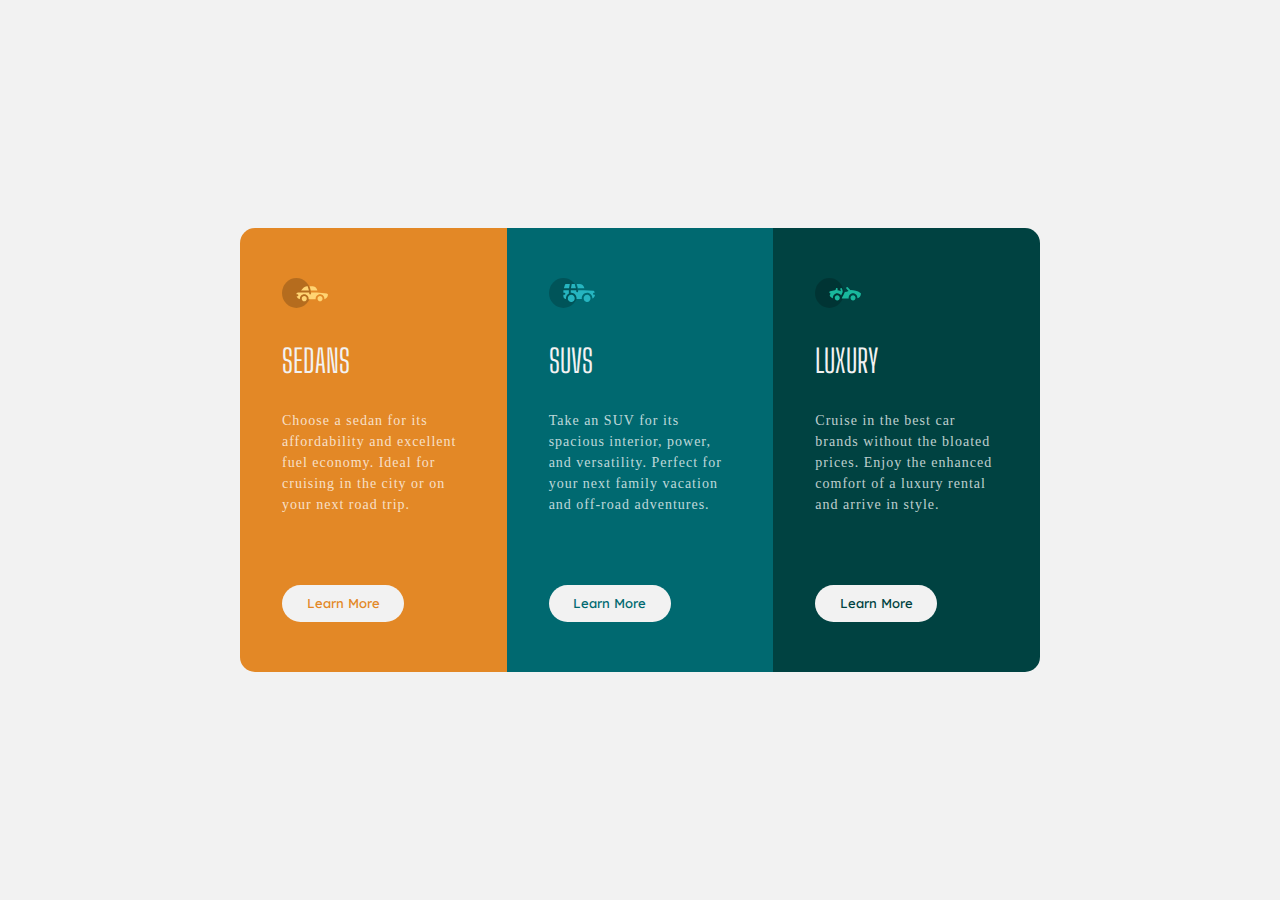
<file: 3-column-preview-card-component-main/index.html>
<!DOCTYPE html>
<html lang="en">
  <head>
    <meta charset="UTF-8" />
    <meta name="viewport" content="width=device-width, initial-scale=1.0" />
    <!-- displays site properly based on user's device -->

    <link
      rel="icon"
      type="image/png"
      sizes="32x32"
      href="./images/favicon-32x32.png"
    />

    <title>Frontend Mentor | 3-column preview card component</title>

    <!-- Feel free to remove these styles or customise in your own stylesheet 👍 -->
    <!-- <style>
    .attribution { font-size: 11px; text-align: center; }
    .attribution a { color: hsl(228, 45%, 44%); }
  </style> -->
  </head>
  <link rel="stylesheet" href="style.css" />
  <body>
    <div class="container">
      <div class="gridbox">
        <div class="brownbox">
          <img class="icon" src="images/icon-sedans.svg" alt="" />
          <p class="text_1">SEDANS</p>
          <p class="bodyy">
            Choose a sedan for its affordability and excellent fuel economy.
            Ideal for cruising in the city or on your next road trip.
          </p>
          <p class="num" id="num1">Learn More</p>
        </div>

        <div class="bluebox">
          <img class="icon" src="images/icon-suvs.svg" alt="" />
          <p class="text_1">SUVS</p>
          <p class="bodyy">
            Take an SUV for its spacious interior, power, and versatility.
            Perfect for your next family vacation and off-road adventures.
          </p>
          <p class="num" id="num2">Learn More</p>
        </div>
        <div class="darkbox">
          <img class="icon" src="images/icon-luxury.svg" alt="" />
          <p class="text_1">LUXURY</p>
          <p class="bodyy">
            Cruise in the best car brands without the bloated prices. Enjoy the
            enhanced comfort of a luxury rental and arrive in style.
          </p>
          <p class="num" id="num3">Learn More</p>
        </div>
      </div>
    </div>
    <!-- Sedans
  

  SUVs
  

  Luxury
  
  
  <div class="attribution">
    Challenge by <a href="https://www.frontendmentor.io?ref=challenge" target="_blank">Frontend Mentor</a>. 
    Coded by <a href="#">Your Name Here</a>. </div>-->
  </body>
</html>
</file>
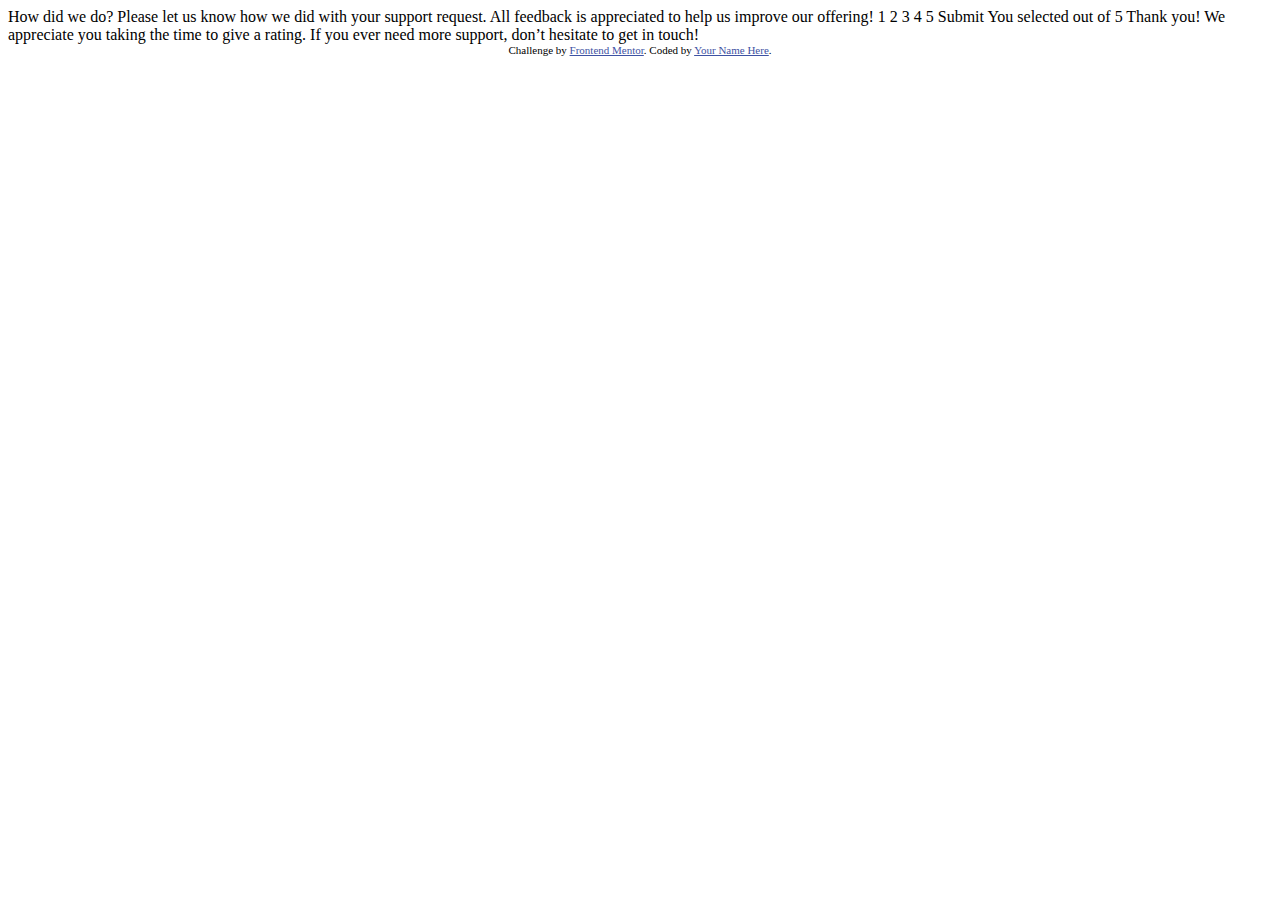
<file: interactive-rating-component-main/index.html>
<!DOCTYPE html>
<html lang="en">
<head>
  <meta charset="UTF-8">
  <meta name="viewport" content="width=device-width, initial-scale=1.0"> <!-- displays site properly based on user's device -->

  <link rel="icon" type="image/png" sizes="32x32" href="./images/favicon-32x32.png">
  
  <title>Frontend Mentor | Interactive rating component</title>

  <!-- Feel free to remove these styles or customise in your own stylesheet 👍 -->
  <style>
    .attribution { font-size: 11px; text-align: center; }
    .attribution a { color: hsl(228, 45%, 44%); }
  </style>
</head>
<body>

  <!-- Rating state start -->

  How did we do?

  Please let us know how we did with your support request. All feedback is appreciated 
  to help us improve our offering!

  1 2 3 4 5

  Submit

  <!-- Rating state end -->

  <!-- Thank you state start -->

  You selected <!-- Add rating here --> out of 5

  Thank you!

  We appreciate you taking the time to give a rating. If you ever need more support, 
  don’t hesitate to get in touch!

  <!-- Thank you state end -->

  
  <div class="attribution">
    Challenge by <a href="https://www.frontendmentor.io?ref=challenge" target="_blank">Frontend Mentor</a>. 
    Coded by <a href="#">Your Name Here</a>.
  </div>
</body>
</html>
</file>
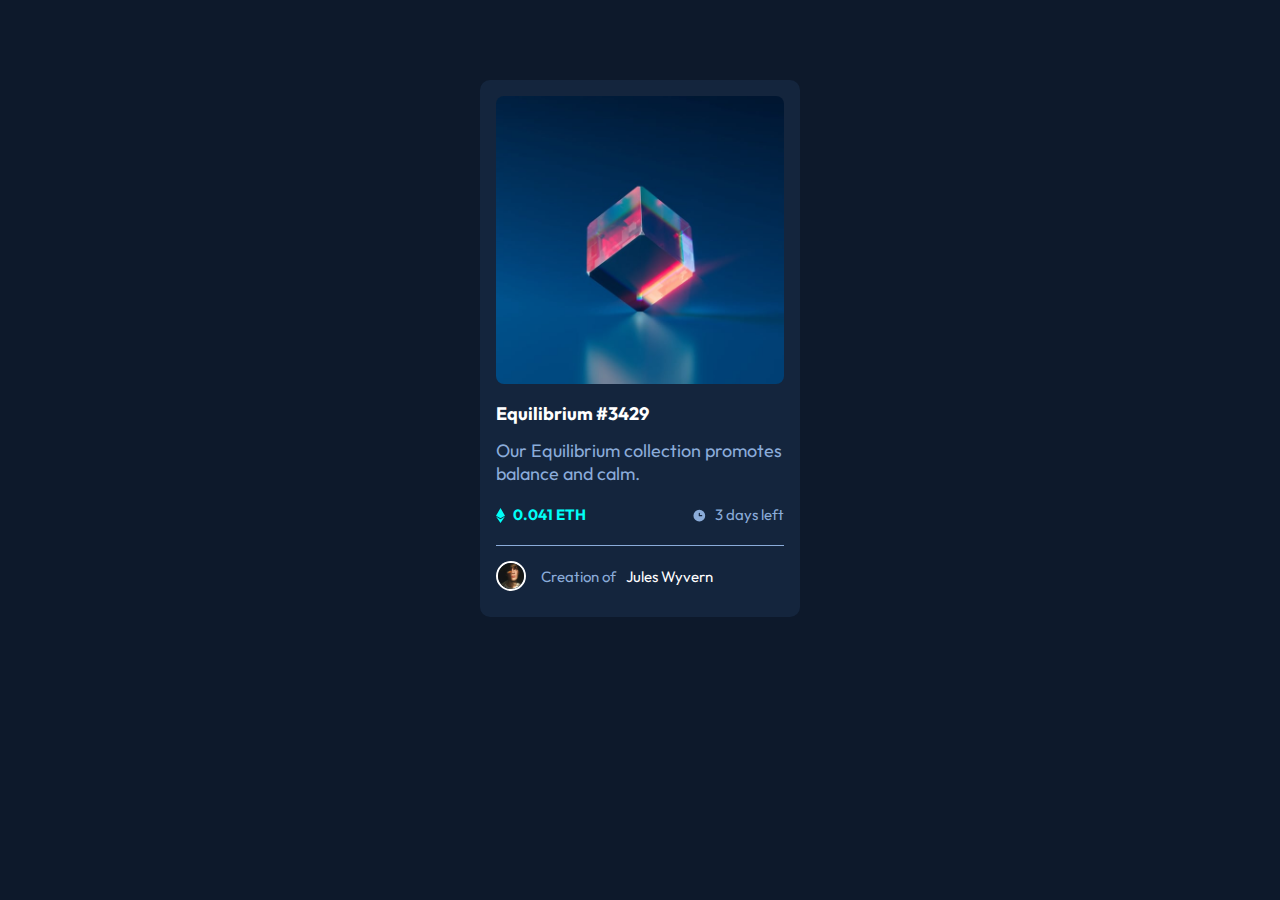
<file: nft-preview-card-component-main/index.html>
<!DOCTYPE html>
<html lang="en">
  <head>
    <meta charset="UTF-8" />
    <meta name="viewport" content="width=device-width, initial-scale=1.0" />
    <!-- displays site properly based on user's device -->

    <link
      rel="icon"
      type="image/png"
      sizes="32x32"
      href="./images/favicon-32x32.png"
    />

    <title>Frontend Mentor | NFT preview card component</title>

    <!-- Feel free to remove these styles or customise in your own stylesheet 👍 -->
    <!-- <style>
    .attribution { font-size: 11px; text-align: center; }
    .attribution a { color: hsl(228, 45%, 44%); }
  </style> -->
  </head>
  <link rel="stylesheet" href="style.css" />
  <body>
    <div class="container">
      <div class="cardbox">
        <img class="equil" src="images/image-equilibrium.jpg" alt="" />
        <div class="lowercontent">
          <div class="text_1">
            <h1>Equilibrium #3429</h1>
          </div>
          <div class="text_2">
            <p>Our Equilibrium collection promotes balance and calm.</p>
          </div>
          <div class="sabai">
            <div class="leftwala">
              <img src="images/icon-ethereum.svg" alt="" />
              <p>0.041 ETH</p>
            </div>
            <div class="rightwala">
              <img src="images/icon-clock.svg" alt="" />
              <p>3 days left</p>
            </div>
          </div>
          <div class="lowerbase">
            <img src="images/image-avatar.png" alt="" />
            <p class="p1">Creation of</p>
            <p class="p2">Jules Wyvern</p>
          </div>
        </div>
      </div>
    </div>

    <!-- Equilibrium #3429

  

 

  
 

  <div class="attribution">
    Challenge by <a href="https://www.frontendmentor.io?ref=challenge" target="_blank">Frontend Mentor</a>. 
    Coded by <a href="#">Sujal Shrestha</a>.
  </div> -->
  </body>
</html>
</file>
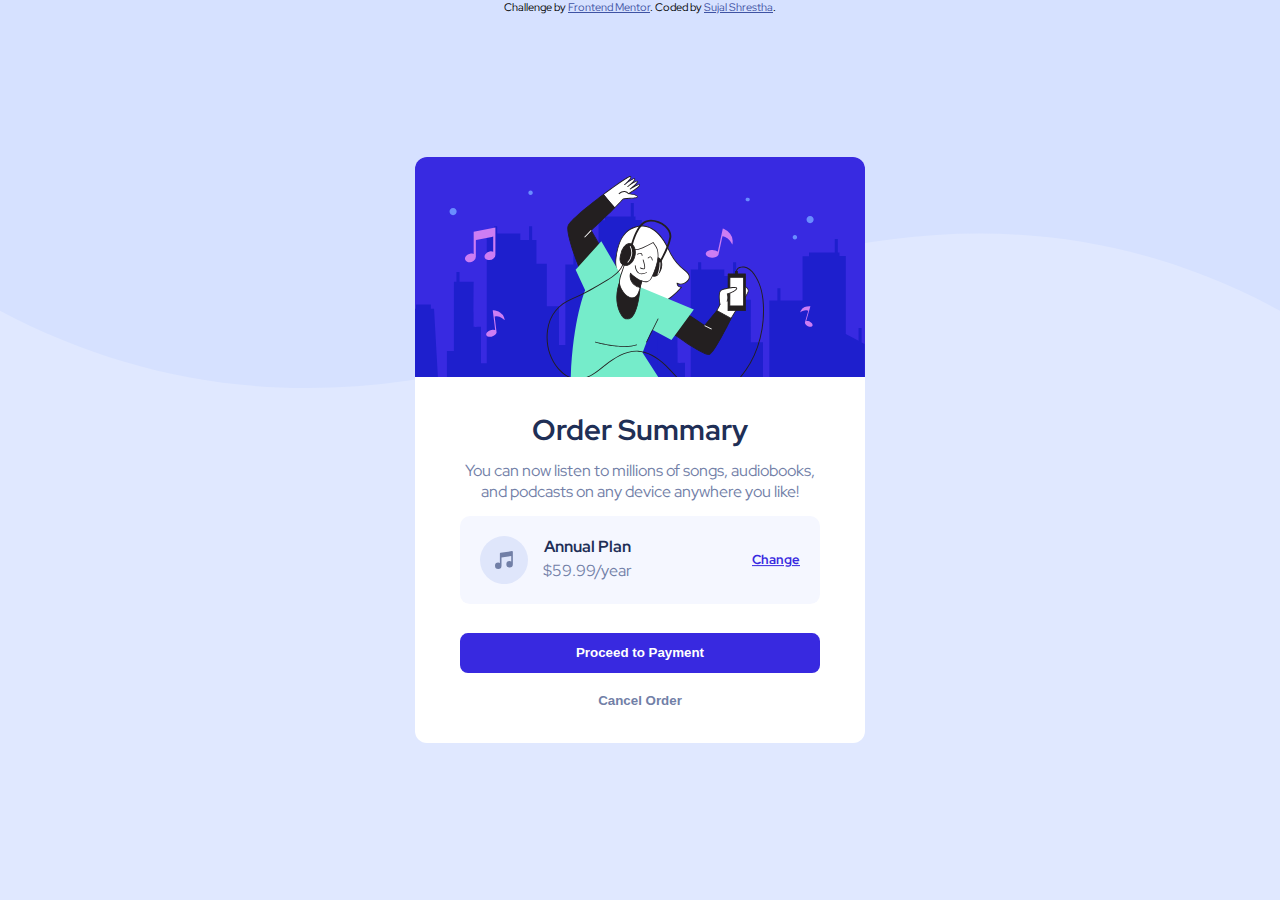
<file: order-summary-component-main/index.html>
<!DOCTYPE html>
<html lang="en">
  <head>
    <meta charset="UTF-8" />
    <meta name="viewport" content="width=device-width, initial-scale=1.0" />
    <!-- displays site properly based on user's device -->

    <link
      rel="icon"
      type="image/png"
      sizes="32x32"
      href="./images/favicon-32x32.png"
    />

    <title>Frontend Mentor | Order summary card</title>

    <style>
      .attribution {
        font-size: 11px;
        text-align: center;
      }
      .attribution a {
        color: hsl(228, 45%, 44%);
      }
    </style>
  </head>
  <link rel="stylesheet" href="style.css" />
  <body>
    <div class="container">
      <div class="summarycard">
        <img class="emage" src="images/illustration-hero.svg" alt="" />

        <div class="text">
          <div class="text_1"><h2>Order Summary</h2></div>
          <div class="text_2">
            <p>
              You can now listen to millions of songs, audiobooks, and podcasts
              on any device anywhere you like!
            </p>
          </div>
          <div class="flex">
            <div class="smallbox">
              <img class="image2" src="images/icon-music.svg" alt="" />
              <div class="innerbox">
                <h4>Annual Plan</h4>
                <p>$59.99/year</p>
              </div>
            </div>
            <a class="change" href="#">Change</a>
          </div>
          <div class="base">
            <button class="proceed">Proceed to Payment</button>
            <button class="cancel">Cancel Order</button>
          </div>
        </div>
      </div>
    </div>
    <div class="attribution">
      Challenge by
      <a href="https://www.frontendmentor.io?ref=challenge" target="_blank"
        >Frontend Mentor</a
      >. Coded by <a href="#">Sujal Shrestha</a>.
    </div>
  </body>
</html>
</file>
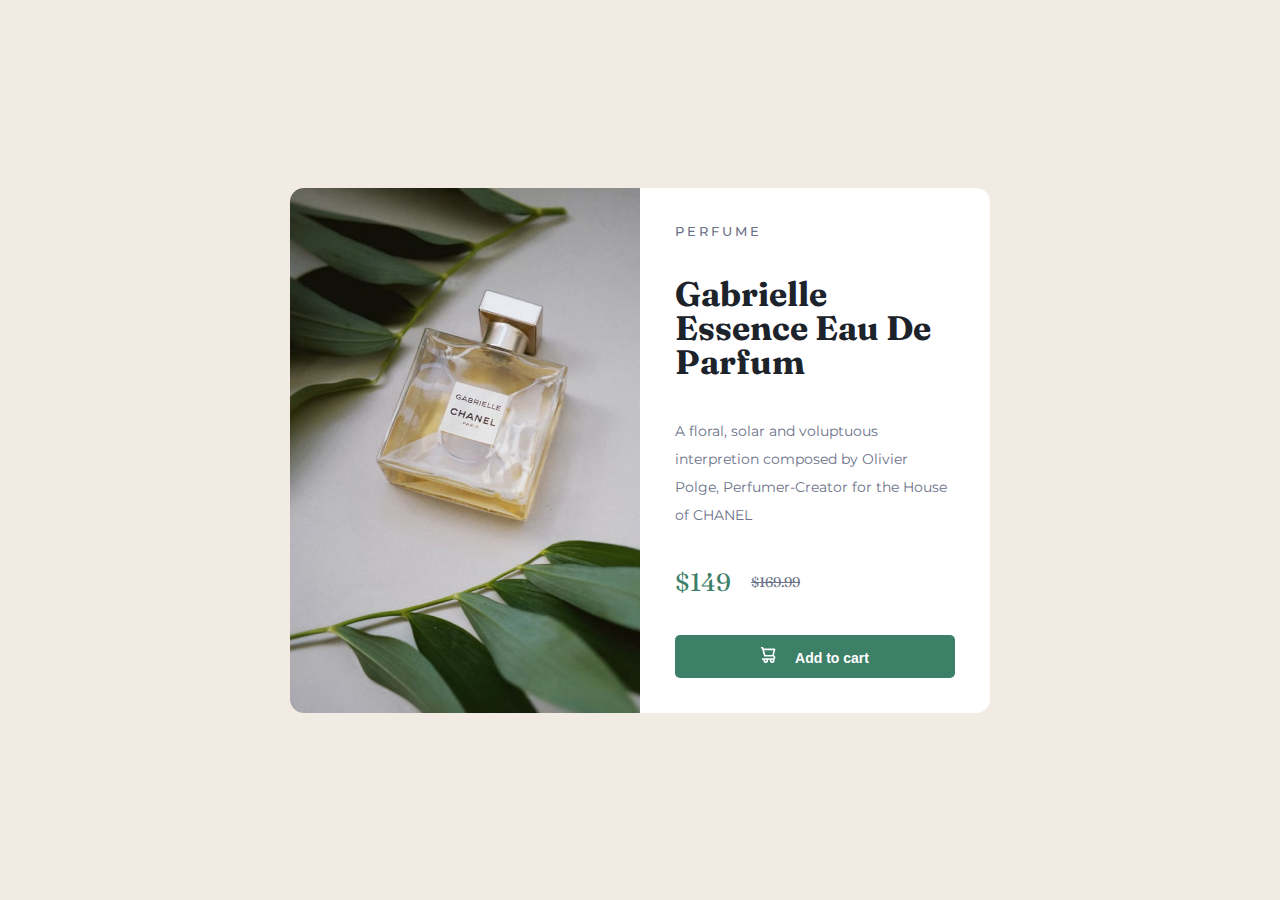
<file: product-preview-card-component-main/index.html>
<!DOCTYPE html>
<html lang="en">
  <head>
    <meta charset="UTF-8" />
    <meta name="viewport" content="width=device-width, initial-scale=1.0" />
    <!-- displays site properly based on user's device -->

    <link
      rel="icon"
      type="image/png"
      sizes="32x32"
      href="./images/favicon-32x32.png"
    />

    <title>Frontend Mentor | Product preview card component</title>
    <link rel="stylesheet" href="style.css" />
    <!-- Feel free to remove these styles or customise in your own stylesheet 👍 -->
  </head>

  <body>
    <div class="container">
      <div class="grid">
        <div class="img">
          <img src="images/image-product-desktop.jpg" alt="" />
        </div>
        <div class="content">
          <h6 class="content_1">Perfume</h6>
          <h2 class="content_2">gabrielle essence eau de parfum</h2>
          <p class="content_3">
            A floral, solar and voluptuous interpretion composed by Olivier
            Polge, Perfumer-Creator for the House of CHANEL
          </p>
          <div class="price">
            <p class="currentprice">$149</p>
            <p class="oldprice">$169.99</p>
          </div>
          <button class="cart">
            <img src="images/icon-cart.svg" alt="" />Add to cart
          </button>
        </div>
      </div>
    </div>
  </body>
</html>
</file>
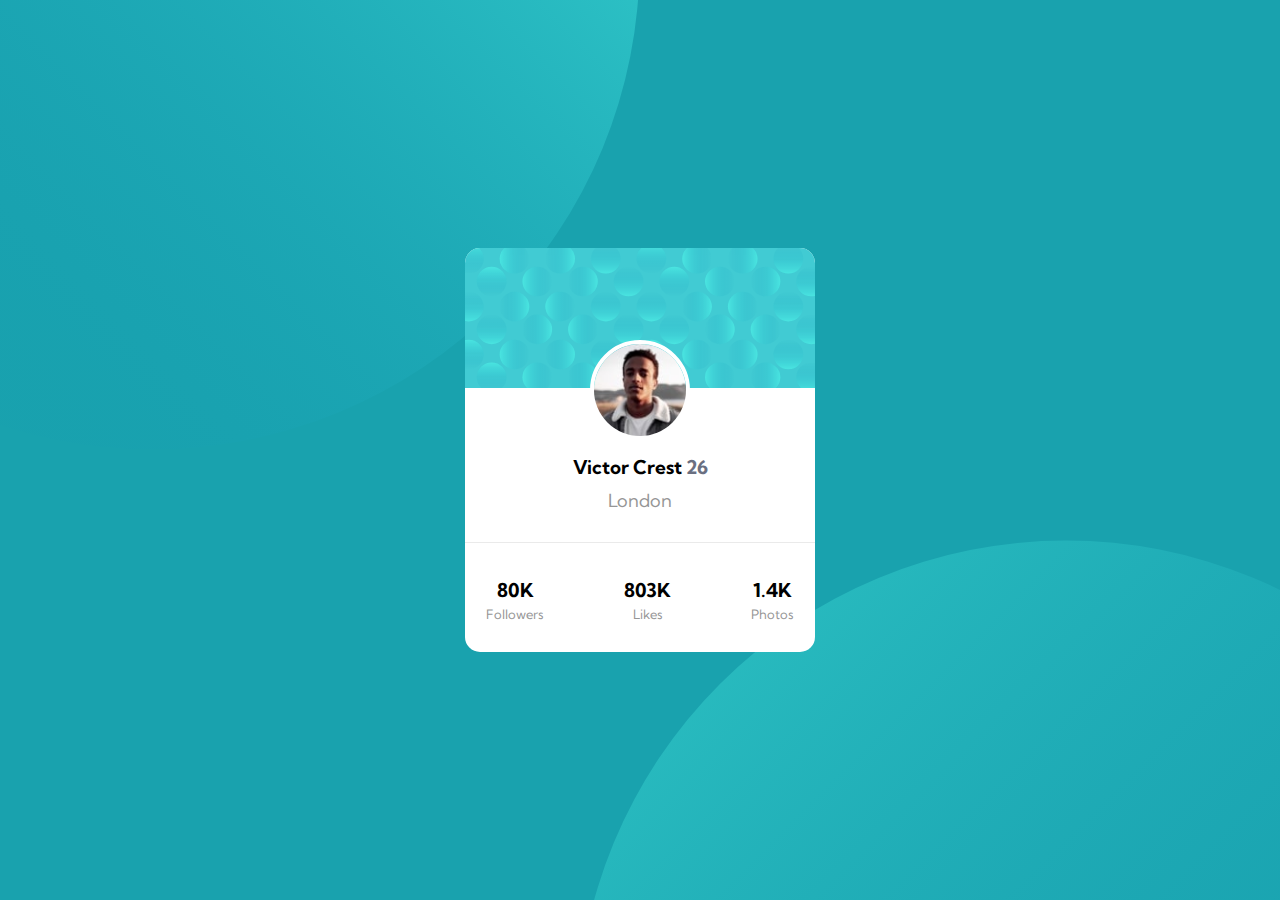
<file: profile-card-component-main/index.html>
<!DOCTYPE html>
<html lang="en">
  <head>
    <meta charset="UTF-8" />
    <meta name="viewport" content="width=device-width, initial-scale=1.0" />
    <!-- displays site properly based on user's device -->

    <link
      rel="icon"
      type="image/png"
      sizes="32x32"
      href="./images/favicon-32x32.png"
    />

    <title>Frontend Mentor | Profile card component</title>
    <link rel="stylesheet" href="style.css" />

    <!-- Feel free to remove these styles or customise in your own stylesheet 👍 -->
    <!-- <style>
    .attribution { font-size: 11px; text-align: center; }
    .attribution a { color: hsl(228, 45%, 44%); }
  </style> -->
  </head>
  <body>
    <!-- Victor Crest
  26
  London

  80K
  Followers

  803K
  Likes

  1.4K
  Photos
  <div class="attribution">
    Challenge by <a href="https://www.frontendmentor.io?ref=challenge" target="_blank">Frontend Mentor</a>. 
    Coded by <a href="#">Your Name Here</a>.
  </div> -->
    <div class="container">
      <div class="rapper">
        <div class="ptrn"><img src="images/bg-pattern-card.svg" alt="" /></div>
        <div class="content">
          <img src="images/image-victor.jpg" alt="" />
          <h2 class="bold">Victor Crest<span> 26</span></h2>
          <p id="lon">London</p>

          <div class="footer">
            <div class="last">
              <h2>80K</h2>
              <p>Followers</p>
            </div>
            <div class="last">
              <h2>803K</h2>
              <p>Likes</p>
            </div>
            <div class="last">
              <h2>1.4K</h2>
              <p>Photos</p>
            </div>
          </div>
        </div>
      </div>
    </div>
  </body>
</html>
</file>
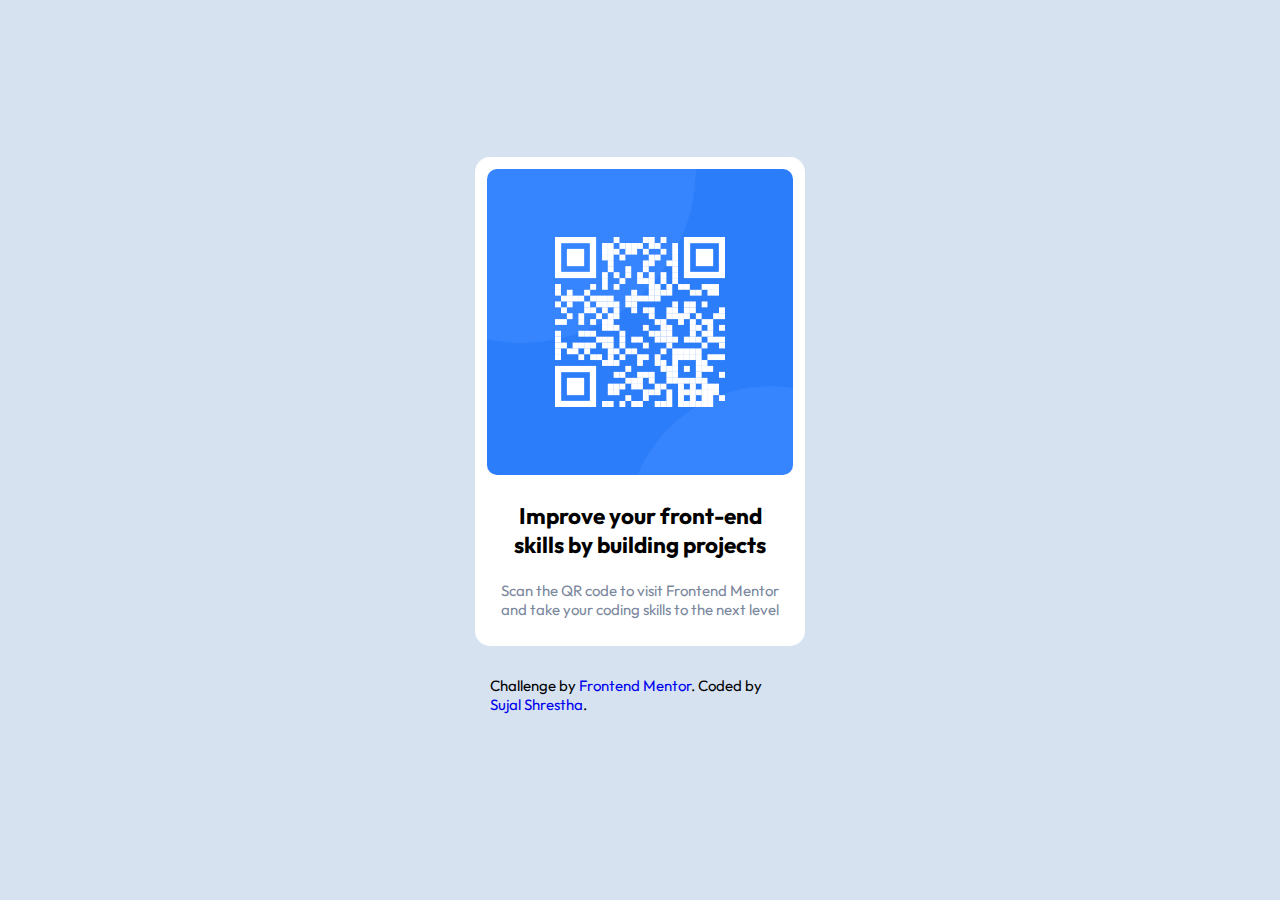
<file: qr-code-component-main/index.html>
<!DOCTYPE html>
<html lang="en">
  <head>
    <meta charset="UTF-8" />
    <meta name="viewport" content="width=device-width, initial-scale=1.0" />
    <!-- displays site properly based on user's device -->

    <!-- <link
      rel="icon"
      type="image/png"
      sizes="32x32"
      href="./images/favicon-32x32.png"
    /> -->

    <title>Frontend Mentor | QR code component</title>

    <!-- Feel free to remove these styles or customise in your own stylesheet 👍 -->
    <!--  -->
  </head>
  <link rel="stylesheet" href="style.css" />
  <body>
    <!-- <style>
      .attribution {
        font-size: 11px;
        text-align: center;
      }
      .attribution a {
        color: hsl(228, 45%, 44%);
      }
    </style> -->
    <!-- Improve your front-end skills by building projects

  Scan the QR code to visit Frontend Mentor and take your coding skills to the next level
   -->

    <div class="container">
      <div class="box">
        <div class="img">
          <img src="images/image-qr-code.png" alt="" />
        </div>
        <div class="text">
          <h2>Improve your front-end skills by building projects</h2>
        </div>
        <div class="text_1">
          <p>
            Scan the QR code to visit Frontend Mentor and take your coding
            skills to the next level
          </p>
        </div>
      </div>
      <div class="attribution">
        Challenge by
        <a href="https://www.frontendmentor.io?ref=challenge" target="_blank"
          >Frontend Mentor</a
        >. Coded by <a href="#">Sujal Shrestha</a>.
      </div>
    </div>
  </body>
</html>
</file>
<file: 3-column-preview-card-component-main/style.css>
@import url("https://fonts.googleapis.com/css2?family=Acme&family=Architects+Daughter&family=Fraunces:ital,opsz,wght@0,9..144,700;1,9..144,600&family=Lexend+Deca&family=Montserrat:wght@500;800&family=Outfit:wght@300;400;600&family=Red+Hat+Display:ital,wght@0,500;0,900;1,700&family=Roboto+Slab&family=Sono:wght@500&display=swap");
@import url("https://fonts.googleapis.com/css2?family=Acme&family=Architects+Daughter&family=Big+Shoulders+Display:wght@700&family=Fraunces:ital,opsz,wght@0,9..144,700;1,9..144,600&family=Lexend+Deca&family=Montserrat:wght@500;800&family=Outfit:wght@300;400;600&family=Red+Hat+Display:ital,wght@0,500;0,900;1,700&family=Roboto+Slab&family=Sono:wght@500&display=swap");
* {
  margin: 0;
  padding: 0;
}
body {
  padding: 0 20px;
  display: flex;
  align-items: center;
  min-height: 100vh;
  background-color: hsl(0, 0%, 95%);
}
.container {
  width: 800px;
  margin: 20px auto;
  border-radius: 15px;
  overflow: hidden;
}
.gridbox {
  display: grid;
  grid-template-columns: 1fr 1fr 1fr;
  width: 100%;
}
.brownbox {
  padding: 50px 42px;
  background-color: hsl(31, 77%, 52%);
}
.bluebox {
  padding: 50px 42px;
  background-color: hsl(184, 100%, 22%);
}
.darkbox {
  padding: 50px 42px;
  background-color: hsl(179, 100%, 13%);
}
.icon {
  width: 46px;
  height: 30px;
}
.text_1 {
  margin: 30px 0;
  color: hsl(0, 0%, 95%);
  font-size: xx-large;
  font-family: "Big Shoulders Display", cursive;
}
.bodyy {
  line-height: 21px;
  letter-spacing: 1px;
  color: hsla(0, 0%, 100%, 0.75);
  font-size: 14px;
}

.num {
  background-color: hsl(0, 0%, 95%);
  margin-top: 70px;
  line-height: 35px;
  width: 120px;
  border-radius: 20px;
  font-family: "Lexend Deca", sans-serif;
  border: 1px solid transparent;
  text-align: center;
  font-size: small;
  display: inline block;
}

#num1 {
  color: hsl(31, 77%, 52%);
}
#num2 {
  color: hsl(184, 100%, 22%);
}
#num3 {
  color: hsl(179, 100%, 13%);
}
.num:hover {
  background-color: transparent;
  border: 1px solid hsl(0, 0%, 95%);
  cursor: pointer;
}
.gridbox #num1:hover {
  color: hsla(0, 0%, 100%, 0.75);
}
.gridbox #num2:hover {
  color: hsla(0, 0%, 100%, 0.75);
}
.gridbox #num3:hover {
  color: hsla(0, 0%, 100%, 0.75);
}

@media only screen and (max-width: 770px) {
  .gridbox {
    display: flex;
    flex-direction: column;
  }
}
</file>
<file: nft-preview-card-component-main/style.css>
@import url("https://fonts.googleapis.com/css2?family=Acme&family=Architects+Daughter&family=Fraunces:ital,opsz,wght@0,9..144,700;1,9..144,600&family=Montserrat:wght@500;800&family=Outfit:wght@300;400;600&family=Red+Hat+Display:ital,wght@0,500;0,900;1,700&family=Roboto+Slab&family=Sono:wght@500&display=swap");
* {
  margin: 0;
  padding: 0;
  box-sizing: border-box;
}
body {
  font-size: 18px;
  font-family: "Outfit", sans-serif;
  background-color: hsl(217, 54%, 11%);
}
.container {
  margin: 1rem 1rem;
  display: flex;
  flex-direction: column;
  justify-content: center;
  align-items: center;
}

.cardbox {
  padding: 1rem 1rem;
  margin: 4rem 2rem;
  width: 320px;
  height: auto;
  overflow: hidden;
  background-color: hsl(216, 50%, 16%);
  border-radius: 10px;
}
.equil {
  position: relative;
  width: 100%;
  height: auto;
  border-radius: 8px;
}

.text_1 {
  color: hsl(0, 0%, 100%);
  font-size: xx-small;
  line-height: 50px;
  width: fit-content;
  height: fit-content;
}
.text_2 {
  color: hsl(215, 51%, 70%);
}
.sabai {
  display: flex;
  justify-content: space-between;
  font-size: 15px;
  line-height: 60px;
  align-items: center;
  border-bottom: 0.5px solid hsl(215, 51%, 70%);
}
.leftwala {
  display: flex;
  align-items: center;
}
.leftwala img {
  height: 15px;
  width: 9px;
}
.leftwala p {
  margin-left: 8px;
  color: hsl(178, 100%, 50%);
  font-weight: bold;
}
.rightwala {
  display: flex;
  align-items: center;
  color: hsl(215, 51%, 70%);
}
.rightwala img {
  height: 15px;
  width: 15px;
  margin-right: 8px;
}
.lowerbase {
  display: flex;
  align-items: center;
  margin-top: 15px;
  margin-bottom: 10px;
  font-size: 15px;
}
.lowerbase img {
  height: 30px;
  width: 30px;
  margin-right: 15px;
  border: 2px solid #fff;
  border-radius: 50%;
}
.p1 {
  color: hsl(215, 51%, 70%);
}
.p2 {
  color: hsl(0, 0%, 100%);
  margin-left: 10px;
}
.text_1:hover {
  color: hsl(178, 100%, 50%);
  transition: 1s;
  cursor: pointer;
}
.p2:hover {
  color: hsl(178, 100%, 50%);
  cursor: pointer;
  transition: 1s;
}
@media only screen and (max-width: 375px) {
  .container {
    margin-left: 10px;
  }
}
</file>
<file: order-summary-component-main/style.css>
@import url("https://fonts.googleapis.com/css2?family=Acme&family=Architects+Daughter&family=Fraunces:ital,opsz,wght@0,9..144,700;1,9..144,600&family=Montserrat:wght@500;800&family=Outfit:wght@400;700&family=Red+Hat+Display:ital,wght@0,500;0,900;1,700&family=Roboto+Slab&family=Sono:wght@500&display=swap");
* {
  margin: 0;
  padding: 0;
  box-sizing: border-box;
}
body {
  min-height: 100vh;
  background-image: url(images/pattern-background-desktop.svg);
  background-repeat: no-repeat;
  background-size: contain;
  background-color: hsl(225, 100%, 94%);
  font-family: "Red Hat Display", sans-serif;
  position: relative;
}
.container {
  text-align: center;
  position: absolute;
  top: 50%;
  left: 50%;
  transform: translate(-50%, -50%);
  max-width: 450px;
  border-radius: 12px;
  overflow: hidden;
  background-color: white;
}
.text {
  padding: 0 10%;
}
.text_1 {
  margin-top: 8%;
  align-items: center;
  color: hsl(223, 47%, 23%);
  font-size: larger;
}
.text_2 {
  color: hsl(224, 23%, 55%);
  margin-top: 3%;
  margin-bottom: 4%;
}
.flex {
  margin-bottom: 8%;
  display: flex;
  justify-content: space-between;
  background: hsl(225, 100%, 98%);
  padding: 20px 20px;
  align-items: center;
  border-radius: 10px;
}
.smallbox {
  display: flex;
  flex-direction: row;
}
.innerbox {
  margin-left: 15px;
}
.innerbox h4 {
  color: hsl(223, 47%, 23%);
}
.innerbox p {
  margin-top: 3px;
  color: hsl(224, 23%, 55%);
}
.change {
  color: hsl(245, 75%, 52%);
  text-decoration: underline;
  font-size: small;
  font-weight: bolder;
}
.base {
  display: flex;
  flex-direction: column;
}
.proceed {
  border-radius: 8px;
  line-height: 40px;
  border: none;
  align-items: center;
  color: white;
  font-weight: bolder;
  background-color: hsl(245, 75%, 52%);
}
.cancel {
  border: none;
  background-color: white;
  font-weight: bolder;
  color: hsl(224, 23%, 55%);
  margin-top: 20px;
  margin-bottom: 35px;
}
.change:hover {
  text-decoration: none;
  cursor: pointer;
  color: hsl(224, 23%, 55%);
  transition: 0.5s;
}
.proceed:hover {
  background-color: hsl(224, 61%, 29%);
  cursor: pointer;
  transition: 0.5s;
}
.cancel:hover {
  color: hsl(223, 47%, 23%);
  cursor: pointer;
  transition: 0.5s;
}
@media only screen and (max-width: 425px) {
  body {
    font-size: 14px;
    background-image: url(images/pattern-background-mobile.svg);
  }

  .container {
    max-width: 90%;
  }
  .text_1 {
    font-size: 15px;
  }
  .text_2 {
    font-size: 13px;
  }
  .flex {
    font-size: 10px;
    padding: 10px 10px;
  }
  .innerbox {
    margin: 12px 8px;
  }
  .emage {
    min-width: 100%;
    height: auto;
  }
}
</file>
<file: product-preview-card-component-main/style.css>
@import url("https://fonts.googleapis.com/css2?family=Acme&family=Architects+Daughter&family=Fraunces:ital,opsz,wght@0,9..144,700;1,9..144,600&family=Montserrat:wght@500;800&family=Roboto+Slab&family=Sono:wght@500&display=swap");
@import url("https://fonts.googleapis.com/css2?family=Acme&family=Architects+Daughter&family=Montserrat:ital,wght@0,800;1,500&family=Roboto+Slab&family=Sono:wght@500&display=swap");
/*
font-family: 'Acme', sans-serif;
font-family: 'Architects Daughter', cursive;
font-family: 'Montserrat', sans-serif;
font-family: 'Roboto Slab', serif;
font-family: 'Sono', sans-serif;
*/
* {
  margin: 0;
  padding: 0;
  box-sizing: border-box;
}
body {
  background-color: hsl(30, 38%, 92%);
  font-family: "Montserrat", sans-serif;
  font-size: 14px;
  min-height: 100vh;
  display: flex;
  justify-content: center;
  align-items: center;
}
.container {
  margin: 30px auto;
  padding: 0 30px;
}
.grid {
  max-width: 700px;
  display: grid;
  grid-template-columns: 1fr 1fr;
  background-color: #fff;
  border-radius: 14px;
  overflow: hidden;
}
.img img {
  max-width: 100%;
  display: inherit;
}
.content {
  margin: 35px;
  display: flex;
  flex-direction: column;
  justify-content: space-between;
}
.content_1 {
  text-transform: uppercase;
  letter-spacing: 3px;
  font-size: 13px;
  color: hsl(228, 12%, 48%);
  font-weight: 500;
}
.content_2 {
  font-size: 34px;
  line-height: 1em;
  font-family: "Fraunces", serif;
  color: hsl(212, 21%, 14%);
  text-transform: capitalize;
}
.content_3 {
  color: hsl(228, 12%, 48%);
  line-height: 2em;
}
.price {
  display: flex;
  align-items: center;
  gap: 20px;
}
.currentprice {
  font-family: "Fraunces", serif;
  color: hsl(158, 36%, 37%);
  font-size: 25px;
}
p.oldprice {
  font-family: "Fraunces", serif;
  color: hsl(228, 12%, 48%);
  text-decoration: line-through;
}
button.cart {
  background-color: hsl(158, 36%, 37%);
  border: none;
  border-radius: 5px;
  padding: 12px 0;
  color: white;
  font-size: 14px;
  font-weight: 700;
  justify-content: center;
  align-items: center;
  cursor: pointer;
  transition: background-color 0.5s ease;
}
button.cart:hover {
  background-color: hsl(158, 36%, 23%);
}
.cart img {
  padding-right: 19px;
}
</file>
<file: profile-card-component-main/style.css>
@import url("https://fonts.googleapis.com/css2?family=Kumbh+Sans:wght@400;700&display=swap");
* {
  margin: 0;
  padding: 0;
  box-sizing: border-box;
}
body {
  font-family: "Kumbh Sans", sans-serif;
  background-color: hsl(185, 75%, 39%);
  min-height: 100vh;
  display: flex;
  background-image: url(images/bg-pattern-top.svg),
    url(images/bg-pattern-bottom.svg);
  background-repeat: no-repeat, no-repeat;
  background-position: right 50vw bottom 50vh, left 45vw top 60vh;
  align-items: center;
}
.container {
  margin: 0 auto;
  text-align: center;
}
.rapper {
  border-radius: 15px;
  background-color: #fff;
  overflow: hidden;
  margin: 1rem;
  font-size: 18px;
}
.content img {
  width: 100px;
  height: 100px;
  border-radius: 50%;
  margin-top: -53px;
  border: 4px solid#fff;
}
.ptrn img {
  width: 100%;
}
.footer {
  font-size: small;
  display: flex;
  justify-content: center;
  gap: 80px;
  margin: 30px 0;
  padding-top: 25px;
  border-top: 1px solid hsla(0, 0%, 59%, 0.2);
}
.content h2 {
  font-size: 19px;
  margin-top: 10px;
}
.content h2 span {
  color: hsl(227, 10%, 46%);
}
.content #lon {
  font-size: 18px;
  font-weight: 400px;
  color: hsl(0, 0%, 59%);
  margin-bottom: 20px;
  margin-top: 10px;
}
.footer p {
  font-weight: 600px;
  color: hsl(0, 0%, 59%);
}
.last h2 {
  margin-bottom: 4px;
}
@media only screen and (max-width: 340px) {
  .rapper {
    margin: 0 10px;
  }
}
</file>
<file: qr-code-component-main/style.css>
@import url("https://fonts.googleapis.com/css2?family=Acme&family=Architects+Daughter&family=Fraunces:ital,opsz,wght@0,9..144,700;1,9..144,600&family=Montserrat:wght@500;800&family=Outfit:wght@400;700&family=Roboto+Slab&family=Sono:wght@500&display=swap");
* {
  margin: 0;
  padding: 0;
  box-sizing: border-box;
}
body {
  background-color: hsl(212, 45%, 89%);
  min-height: 100vh;
  display: flex;
  align-items: center;
  font-family: "Outfit", sans-serif;
  font-size: 15px;
}
.container {
  max-width: 360px;
  margin: auto;
}

.box {
  background-color: hsl(0, 0%, 100%);
  padding: 12px 12px;
  border-radius: 15px;
  text-align: center;
  margin: 0 1em;
}

img {
  width: 100%;
  border-radius: 10px;
}
.text {
  padding: 22px 10px;
}
.text_1 {
  padding-bottom: 15px;
  color: hsl(220, 15%, 55%);
}
.attribution {
  margin: 2em;
}
a {
  text-decoration: none;
}
</file>
